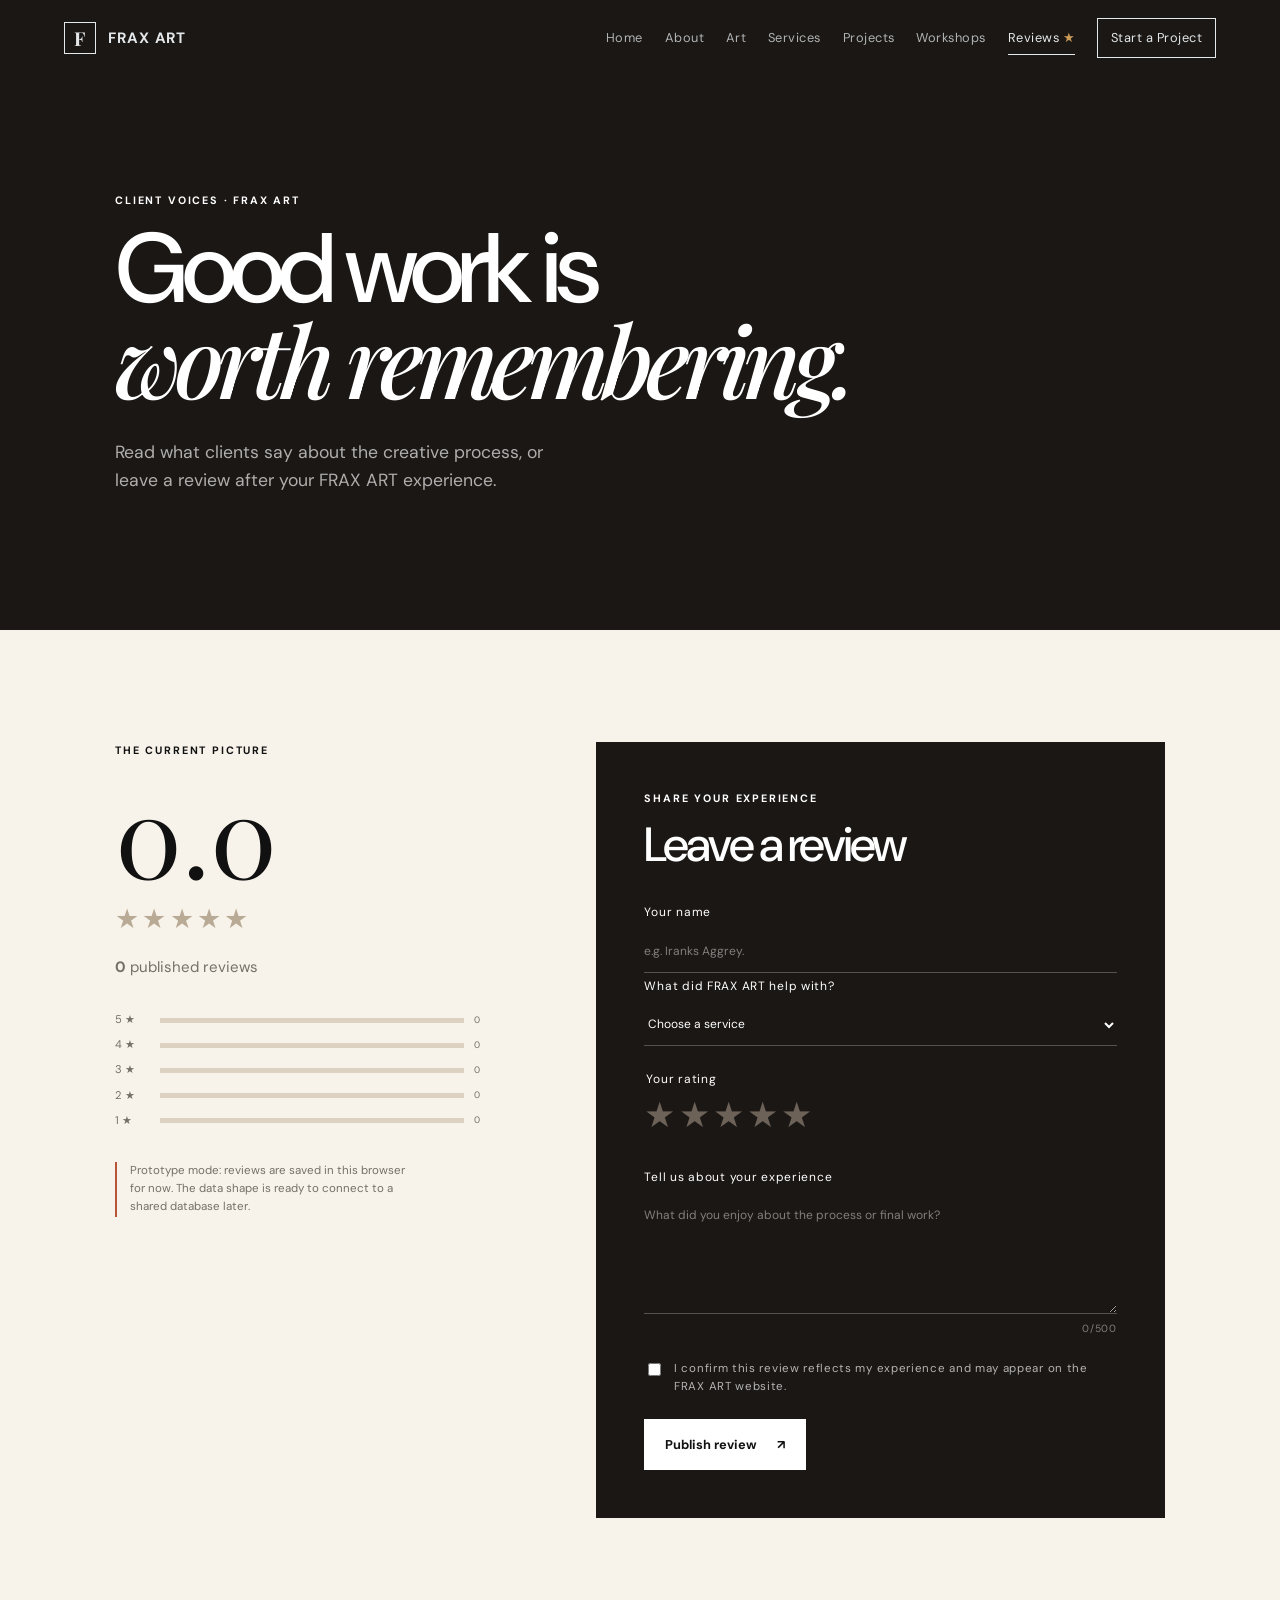
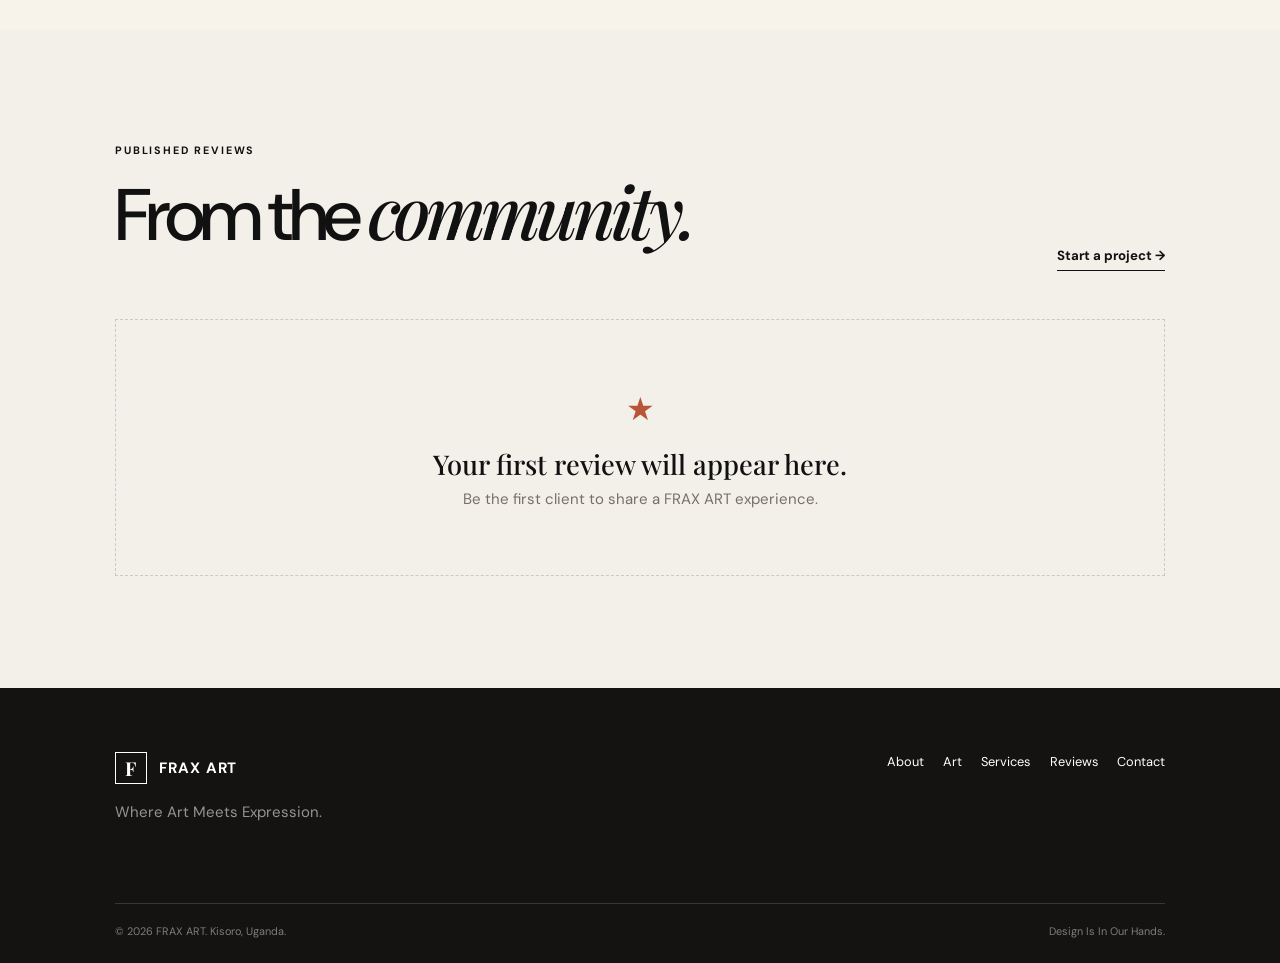
<file: reviews.html>
<!doctype html>
<html lang="en">
<head>
  <meta charset="UTF-8"><meta name="viewport" content="width=device-width, initial-scale=1.0"><meta name="description" content="Client reviews for FRAX ART, a creative art and design studio in Kisoro, Uganda."><title>Client Reviews | FRAX ART</title><link rel="stylesheet" href="styles.css">
</head>
<body class="reviews-page">
  <a class="skip-link" href="#main">Skip to content</a>
  <header class="site-header" id="siteHeader"><a class="brand" href="index.html#home" aria-label="FRAX ART home"><span class="brand-mark">F</span><span>FRAX ART</span></a><button class="menu-toggle" id="menuToggle" type="button" aria-label="Open navigation" aria-expanded="false"><span></span><span></span><span></span></button><nav class="main-nav" id="mainNav" aria-label="Primary navigation"><a href="index.html#home" class="nav-link">Home</a><a href="index.html#about" class="nav-link">About</a><a href="index.html#art" class="nav-link">Art</a><a href="index.html#services" class="nav-link">Services</a><a href="index.html#projects" class="nav-link">Projects</a><a href="index.html#workshops" class="nav-link">Workshops</a><a href="reviews.html" class="nav-link active nav-review">Reviews <span aria-hidden="true">★</span></a><a href="index.html#contact" class="nav-link nav-cta">Start a Project</a></nav></header>
  <main id="main">
    <section class="reviews-hero"><p class="eyebrow">CLIENT VOICES · FRAX ART</p><h1>Good work is<br><em>worth remembering.</em></h1><p>Read what clients say about the creative process, or leave a review after your FRAX ART experience.</p></section>
    <section class="reviews-layout section"><div class="reviews-summary"><p class="eyebrow">THE CURRENT PICTURE</p><div class="rating-number" id="averageRating">0.0</div><div class="stars large" id="averageStars" aria-label="No ratings yet">☆☆☆☆☆</div><p><strong id="reviewCount">0</strong> published reviews</p><div class="rating-bars" id="ratingBars"></div><p class="storage-note">Prototype mode: reviews are saved in this browser for now. The data shape is ready to connect to a shared database later.</p></div><div class="review-form-panel"><p class="eyebrow">SHARE YOUR EXPERIENCE</p><h2>Leave a review</h2><form id="reviewForm" novalidate><label>Your name<input name="name" id="reviewName" type="text" maxlength="60" required placeholder="e.g. Iranks Aggrey."></label><label>What did FRAX ART help with?<select name="service" id="reviewService"><option value="">Choose a service</option><option>Branding & Signage</option><option>Painting & Illustration</option><option>Engraving & Craft</option><option>Creative Spaces</option><option>Workshop</option><option>Other</option></select></label><fieldset><legend>Your rating</legend><div class="star-picker" id="starPicker" role="radiogroup" aria-label="Choose a rating from 1 to 5 stars"><button type="button" data-rating="1" role="radio" aria-label="1 star">★</button><button type="button" data-rating="2" role="radio" aria-label="2 stars">★</button><button type="button" data-rating="3" role="radio" aria-label="3 stars">★</button><button type="button" data-rating="4" role="radio" aria-label="4 stars">★</button><button type="button" data-rating="5" role="radio" aria-label="5 stars">★</button></div><input type="hidden" id="reviewRating" name="rating" value="0"><p class="field-error" id="ratingError"></p></fieldset><label>Tell us about your experience<textarea name="review" id="reviewText" rows="5" maxlength="500" required placeholder="What did you enjoy about the process or final work?"></textarea><span class="char-count"><span id="charCount">0</span>/500</span></label><label class="check-row"><input type="checkbox" id="reviewConsent" required><span>I confirm this review reflects my experience and may appear on the FRAX ART website.</span></label><button class="button button-light" type="submit">Publish review <span>↗</span></button><p class="form-status" id="reviewStatus" role="status" aria-live="polite"></p></form></div></section>
    <section class="published-reviews section"><div class="section-heading"><div><p class="eyebrow">PUBLISHED REVIEWS</p><h2>From the <em>community.</em></h2></div><a class="text-link" href="index.html#contact">Start a project →</a></div><div class="review-list" id="reviewList"></div></section>
  </main>
  <footer class="footer"><div><a class="brand footer-brand" href="index.html#home"><span class="brand-mark">F</span><span>FRAX ART</span></a><p>Where Art Meets Expression.</p></div><div class="footer-links"><a href="index.html#about">About</a><a href="index.html#art">Art</a><a href="index.html#services">Services</a><a href="reviews.html">Reviews</a><a href="index.html#contact">Contact</a></div><div class="footer-bottom"><span>© <span id="year"></span> FRAX ART. Kisoro, Uganda.</span><span>Design Is In Our Hands.</span></div></footer>
  <script src="reviews.js"></script>
</body>
</html>
</file>
<file: styles.css>
@import url('https://fonts.googleapis.com/css2?family=DM+Sans:wght@400;500;600;700&family=Playfair+Display:ital,wght@0,500;0,600;1,500;1,600&display=swap');:root{--ink:#111;--paper:#f3f0ea;--warm:#e5ded2;--muted:#766f67;--line:rgba(17,17,17,.17);--accent:#b85538;--cream:#f7f3eb;--display:'Playfair Display',Georgia,serif;--sans:'DM Sans',Arial,sans-serif}*{box-sizing:border-box}html{scroll-behavior:smooth}body{margin:0;background:var(--paper);color:var(--ink);font:15px/1.6 var(--sans)}body.no-scroll{overflow:hidden}a{color:inherit;text-decoration:none}button,input,select,textarea{font:inherit}button{cursor:pointer}.skip-link{position:absolute;left:1rem;top:-4rem;background:var(--ink);color:#fff;padding:.7rem 1rem;z-index:20}.skip-link:focus{top:1rem}.site-header{height:76px;position:fixed;top:0;left:0;right:0;z-index:10;display:flex;align-items:center;justify-content:space-between;padding:0 5vw;color:#fff;mix-blend-mode:difference}.brand{display:flex;align-items:center;gap:.75rem;font-weight:700;letter-spacing:.06em}.brand-mark{display:grid;place-items:center;width:32px;height:32px;border:1px solid currentColor;font-family:var(--display);font-size:1.2rem}.main-nav{display:flex;align-items:center;gap:1.35rem;font-size:.8rem;letter-spacing:.04em}.nav-link{opacity:.75;position:relative}.nav-link:hover,.nav-link:focus-visible,.nav-link.active{opacity:1}.nav-link.active:after{content:'';position:absolute;left:0;right:0;bottom:-7px;height:1px;background:currentColor}.nav-review span{color:#e7b36c}.nav-cta{border:1px solid currentColor;padding:.55rem .8rem;opacity:1}.menu-toggle{display:none;background:none;border:0;color:inherit;padding:.6rem}.menu-toggle span{display:block;width:23px;height:1px;background:currentColor;margin:5px 0}.section{padding:7rem 9vw}.hero{height:100vh;min-height:680px;position:relative;display:flex;align-items:flex-end;overflow:hidden;color:#fff;padding:0 9vw 9vh}.hero-media,.hero-overlay{position:absolute;inset:0}.hero-media img{width:100%;height:100%;object-fit:cover}.hero-overlay{background:linear-gradient(90deg,rgba(0,0,0,.78),rgba(0,0,0,.18) 70%),linear-gradient(0deg,rgba(0,0,0,.45),transparent 50%)}.hero-content{position:relative;z-index:1;max-width:730px}.eyebrow{margin:0 0 1rem;font-size:.67rem;letter-spacing:.17em;font-weight:700}.hero h1,.reviews-hero h1{font-size:clamp(3.6rem,7.7vw,8.2rem);line-height:.9;letter-spacing:-.06em;margin:0 0 1.7rem;font-weight:500}.hero h1 em,.reviews-hero h1 em,h2 em{font-family:var(--display);font-weight:500;letter-spacing:-.07em}.hero-copy{max-width:430px;font-size:1.1rem;color:rgba(255,255,255,.78)}.hero-actions{display:flex;gap:1.5rem;align-items:center;margin-top:2rem}.button{display:inline-flex;align-items:center;gap:1.3rem;padding:.9rem 1.2rem;border:1px solid var(--ink);font-weight:700;font-size:.8rem;transition:transform .2s,background .2s}.button:hover,.button:focus-visible{transform:translateY(-2px)}.button-light{background:#fff;color:#111;border-color:#fff}.button-dark{background:#111;color:#fff}.text-link{font-weight:700;font-size:.83rem;border-bottom:1px solid currentColor;padding-bottom:.25rem}.text-link.light{color:#fff}.scroll-cue{position:absolute;right:9vw;bottom:3rem;color:rgba(255,255,255,.7);font-size:.7rem;letter-spacing:.1em;text-transform:uppercase;writing-mode:vertical-rl}.scroll-cue span{font-size:1.4rem;margin-top:.5rem}.intro{background:var(--cream)}.section-number{font:4rem/1 var(--display);color:var(--accent);margin-bottom:2rem}.split-grid{display:grid;grid-template-columns:1fr 1fr;gap:10vw;align-items:start;max-width:1080px;margin:auto}.section h2{font-size:clamp(3rem,5.7vw,6rem);line-height:.92;letter-spacing:-.065em;font-weight:500;margin:0 0 1.4rem}.intro-copy{max-width:480px;padding-top:3.5rem}.intro-copy p{color:var(--muted);margin:0 0 1.3rem}.intro-copy .lead{font-size:1.35rem;color:var(--ink)}.art{background:var(--paper)}.section-heading{display:flex;justify-content:space-between;gap:3rem;align-items:end;margin-bottom:3rem}.section-heading>p{max-width:330px;color:var(--muted);margin:0}.filter-bar{display:flex;gap:.4rem;flex-wrap:wrap;border-bottom:1px solid var(--line);padding-bottom:1rem;margin-bottom:2rem}.filter{border:0;background:transparent;color:var(--muted);padding:.45rem .75rem;font-size:.75rem}.filter.active,.filter:hover,.filter:focus-visible{background:var(--ink);color:#fff}.masonry-grid{display:grid;grid-template-columns:1.1fr .9fr 1fr;grid-auto-rows:260px;gap:1rem;max-width:1200px;margin:auto}.gallery-card{border:0;padding:0;position:relative;overflow:hidden;background:#c8c0b6;text-align:left}.gallery-card img{width:100%;height:100%;object-fit:cover;display:block;transition:transform .5s}.gallery-card:hover img,.gallery-card:focus-visible img{transform:scale(1.05)}.gallery-1{grid-row:span 2}.gallery-2{grid-column:span 2}.gallery-overlay{position:absolute;inset:auto 0 0;padding:4rem 1.5rem 1.3rem;color:#fff;background:linear-gradient(transparent,rgba(0,0,0,.78));display:flex;flex-direction:column;align-items:flex-start}.gallery-overlay small{font-size:.65rem;text-transform:uppercase;letter-spacing:.13em}.gallery-overlay strong{font:1.45rem var(--display);font-weight:500}.gallery-overlay i{font-size:.72rem;margin-top:.3rem;opacity:.8}.services{background:var(--warm)}.service-grid{display:grid;grid-template-columns:repeat(4,1fr);border-top:1px solid var(--line);border-bottom:1px solid var(--line)}.service-card{padding:1.6rem 1.3rem 2rem;border-right:1px solid var(--line)}.service-card:last-child{border-right:0}.service-card span,.process-item span{color:var(--accent);font:1.7rem var(--display)}.service-card h3{font-size:1.1rem;margin:1.5rem 0 .6rem}.service-card p,.process-item p{color:var(--muted);margin:0}.feature{display:grid;grid-template-columns:1.1fr .9fr;gap:7vw;align-items:center;background:var(--cream)}.feature-image,.identity-image{height:500px;overflow:hidden}.feature-image img,.identity-image img{width:100%;height:100%;object-fit:cover}.feature-copy{max-width:430px}.feature-copy p{color:var(--muted);margin-bottom:2rem}.process{background:var(--paper)}.process-grid{display:grid;grid-template-columns:repeat(5,1fr);border-top:1px solid var(--line);border-bottom:1px solid var(--line)}.process-item{padding:1.6rem 1.1rem 1.8rem;border-right:1px solid var(--line)}.process-item:last-child{border-right:0}.process-item h3{margin:1.2rem 0 .4rem}.workshops{display:grid;grid-template-columns:1.1fr .9fr;padding:0;background:#1a1715;color:#fff}.workshop-panel{padding:7rem 9vw}.workshop-panel h2{font-size:clamp(3.5rem,6vw,6.5rem)}.workshop-panel p:not(.eyebrow){max-width:350px;color:rgba(255,255,255,.62);margin-bottom:2rem}.workshop-side{display:flex;flex-direction:column;background:#2a2521}.workshop-note{padding:3rem;border-bottom:1px solid rgba(255,255,255,.2);flex:1}.workshop-note span{display:block;color:#e7b36c;font-size:.65rem;letter-spacing:.16em}.workshop-note strong{display:block;font:2rem var(--display);font-weight:500;margin:2rem 0 .5rem}.workshop-note p{color:rgba(255,255,255,.55)}.identity{display:grid;grid-template-columns:1fr 1fr;gap:7vw;align-items:center;background:var(--cream)}.identity-copy{max-width:500px}.identity-copy p:last-child{color:var(--muted)}.review-cta{display:grid;grid-template-columns:1fr 280px;gap:5vw;align-items:center;background:#c7a47b;color:#17120e}.review-cta-copy{max-width:650px}.review-cta-copy p:not(.eyebrow){max-width:430px;margin-bottom:2rem}.review-cta-mark{border:1px solid rgba(17,17,17,.3);min-height:240px;display:flex;flex-direction:column;align-items:center;justify-content:center;text-align:center}.review-cta-mark span{font-size:2rem}.review-cta-mark strong{font:7rem/.8 var(--display);font-weight:500}.review-cta-mark small{max-width:150px;margin-top:1rem}.contact{display:grid;grid-template-columns:.8fr 1.2fr;gap:8vw;background:var(--paper)}.contact-intro p:last-child{color:var(--muted)}.contact-form{display:grid;grid-template-columns:1fr 1fr;gap:1.2rem}.contact-form label,.review-form-panel label{font-size:.75rem;letter-spacing:.06em}.contact-form input,.contact-form select,.contact-form textarea,.review-form-panel input,.review-form-panel select,.review-form-panel textarea{display:block;width:100%;margin-top:.45rem;background:transparent;border:0;border-bottom:1px solid var(--line);padding:.7rem 0;color:var(--ink);outline:0;resize:vertical}.contact-form input:focus,.contact-form select:focus,.contact-form textarea:focus,.review-form-panel input:focus,.review-form-panel select:focus,.review-form-panel textarea:focus{border-color:var(--accent)}.full{grid-column:1/-1}.form-status{grid-column:1/-1;margin:0;font-size:.8rem}.form-status.success{color:#287154}.form-status.error,.field-error{color:#a3372b}.location{display:grid;grid-template-columns:1fr 1fr;gap:8vw;align-items:center;background:var(--warm)}.location-copy p:last-child{color:var(--muted)}.map-placeholder{min-height:300px;background:linear-gradient(135deg,#a38f78,#3f4a45);display:flex;flex-direction:column;align-items:center;justify-content:center;color:#fff;gap:.7rem}.map-placeholder span{font:2rem var(--display)}.map-placeholder small{font-size:.65rem;letter-spacing:.2em}.footer{background:#151311;color:#fff;padding:4rem 9vw 1.4rem;display:grid;grid-template-columns:1fr auto;gap:2rem}.footer-brand{margin-bottom:1rem}.footer p{color:rgba(255,255,255,.55)}.footer-links{display:flex;gap:1.2rem;align-items:start;font-size:.8rem}.footer-links a:hover{color:#e7b36c}.footer-bottom{grid-column:1/-1;display:flex;justify-content:space-between;border-top:1px solid rgba(255,255,255,.15);padding-top:1.2rem;margin-top:2rem;color:rgba(255,255,255,.45);font-size:.68rem}.whatsapp{position:fixed;right:1.5rem;bottom:1.5rem;z-index:5;width:48px;height:48px;border-radius:50%;display:grid;place-items:center;background:#77b783;color:#fff;font-size:.65rem;font-weight:700;box-shadow:0 10px 25px rgba(0,0,0,.18)}.lightbox{display:none;position:fixed;inset:0;background:rgba(10,9,8,.95);z-index:30;color:#fff;padding:5vh 8vw;align-items:center;justify-content:center}.lightbox.open{display:flex}.lightbox-content{display:grid;grid-template-columns:minmax(0,1.4fr) minmax(240px,.6fr);gap:2rem;align-items:center;max-width:1100px;width:100%}.lightbox-content img{width:100%;max-height:78vh;object-fit:contain}.lightbox-content span{color:#e7b36c;font-size:.7rem;letter-spacing:.15em;text-transform:uppercase}.lightbox-content h3{font:3rem var(--display);font-weight:500;margin:.7rem 0}.lightbox-content p{color:rgba(255,255,255,.65)}.lightbox button{position:absolute;background:none;border:0;color:#fff;font-size:2rem}.lightbox-close{right:3vw;top:2vh}.lightbox-prev{left:3vw}.lightbox-next{right:3vw}.reveal{opacity:0;transform:translateY(20px);transition:opacity .7s,transform .7s}.reveal.visible,.loaded .reveal{opacity:1;transform:none}#preloader{position:fixed;inset:0;z-index:50;background:#111;color:#fff;display:grid;place-items:center;font:1.2rem var(--display);letter-spacing:.2em;transition:opacity .5s,visibility .5s}.loaded #preloader{opacity:0;visibility:hidden}.reviews-page{background:var(--paper)}.reviews-hero{background:#1a1715;color:#fff;min-height:70vh;padding:12rem 9vw 7rem}.reviews-hero h1{max-width:780px}.reviews-hero>p:last-child{max-width:450px;color:rgba(255,255,255,.65);font-size:1.1rem}.reviews-layout{display:grid;grid-template-columns:.8fr 1.2fr;gap:8vw;background:var(--cream)}.reviews-summary{align-self:start;position:sticky;top:7rem}.rating-number{font:7rem/.9 var(--display);margin-top:1.5rem}.stars{color:#b9aa96;letter-spacing:.12em}.stars.large{font-size:1.7rem;margin:.8rem 0}.stars span.filled{color:#b85538}.reviews-summary>p:not(.eyebrow):not(.storage-note){color:var(--muted)}.rating-bars{margin:2rem 0}.rating-bar{display:grid;grid-template-columns:35px 1fr 20px;gap:.6rem;align-items:center;font-size:.7rem;color:var(--muted);margin:.45rem 0}.rating-bar i{height:5px;background:#ddd1c1}.rating-bar b{display:block;height:100%;background:var(--accent)}.storage-note{font-size:.72rem;color:var(--muted);border-left:2px solid var(--accent);padding-left:.8rem;max-width:290px}.review-form-panel{background:#1a1715;color:#fff;padding:3rem}.review-form-panel input,.review-form-panel select,.review-form-panel textarea{color:#fff;border-color:rgba(255,255,255,.25)}.review-form-panel input::placeholder,.review-form-panel textarea::placeholder{color:rgba(255,255,255,.45)}.review-form-panel h2{font-size:3rem;font-weight:500;margin:.4rem 0 2rem}.review-form-panel fieldset{border:0;padding:0;margin:1.5rem 0}.review-form-panel legend{font-size:.75rem;letter-spacing:.06em}.star-picker{display:flex;gap:.2rem;margin-top:.6rem}.star-picker button{border:0;background:none;color:#6d6258;font-size:2.2rem;line-height:1;padding:0}.star-picker button.hovered,.star-picker button.selected{color:#e7b36c}.field-error{font-size:.73rem;margin:.4rem 0}.char-count{display:block;text-align:right;font-size:.65rem;color:rgba(255,255,255,.45);margin-top:.4rem}.check-row{display:flex;gap:.6rem;align-items:start;margin:1.4rem 0;font-size:.72rem!important;color:rgba(255,255,255,.68)}.check-row input{width:auto;margin-top:.2rem}.published-reviews{background:var(--paper)}.review-list{display:grid;grid-template-columns:repeat(2,1fr);gap:1rem}.review-card{background:var(--cream);padding:1.6rem;border-top:2px solid var(--accent)}.review-card-top{display:flex;justify-content:space-between;gap:1rem}.review-card-top strong,.review-card-top small{display:block}.review-card-top small{color:var(--muted);font-size:.72rem;margin-top:.2rem}.review-card>p{font:1.2rem/1.5 var(--display);margin:1.5rem 0}.review-card time{font-size:.7rem;color:var(--muted)}.empty-reviews{grid-column:1/-1;border:1px dashed var(--line);padding:4rem;text-align:center;color:var(--muted)}.empty-reviews span{font-size:2rem;color:var(--accent)}.empty-reviews h3{color:var(--ink);font:1.7rem var(--display);font-weight:500;margin:.7rem 0 .3rem}.empty-reviews p{margin:0}@media(max-width:900px){.main-nav{gap:.8rem}.service-grid{grid-template-columns:1fr 1fr}.process-grid{grid-template-columns:repeat(3,1fr)}.process-item:nth-child(3){border-right:0}.process-item:nth-child(n+4){border-top:1px solid var(--line)}.feature,.identity,.location,.contact,.reviews-layout{grid-template-columns:1fr;gap:3rem}.reviews-summary{position:static}.review-cta{grid-template-columns:1fr}.review-cta-mark{max-width:280px}.lightbox-content{grid-template-columns:1fr}.lightbox-content h3{font-size:2rem}.lightbox-content img{max-height:55vh}}@media(max-width:680px){.site-header{padding:0 6vw}.menu-toggle{display:block}.main-nav{display:none;position:absolute;top:76px;left:0;right:0;padding:1.5rem 6vw;background:#151311;flex-direction:column;align-items:flex-start;gap:1.1rem}.main-nav.open{display:flex}.nav-cta{margin-top:.4rem}.section{padding:5rem 7vw}.hero{min-height:720px;padding:0 7vw 6rem}.hero h1,.reviews-hero h1{font-size:4rem}.scroll-cue{right:7vw}.split-grid,.workshops{grid-template-columns:1fr}.intro-copy{padding-top:0}.masonry-grid{grid-template-columns:1fr 1fr;grid-auto-rows:210px}.gallery-1{grid-row:span 2}.gallery-2{grid-column:auto}.gallery-overlay{padding:3rem .9rem .8rem}.gallery-overlay strong{font-size:1rem}.service-grid,.process-grid,.review-list{grid-template-columns:1fr}.service-card,.process-item{border-right:0;border-bottom:1px solid var(--line)}.service-card:last-child,.process-item:last-child{border-bottom:0}.process-item:nth-child(n+4){border-top:0}.feature-image,.identity-image{height:330px}.workshop-panel{padding:5rem 7vw}.workshop-side{min-height:320px}.contact-form{grid-template-columns:1fr}.footer{grid-template-columns:1fr;padding:3rem 7vw 1.4rem}.footer-links{flex-wrap:wrap}.footer-bottom{flex-direction:column;gap:.4rem}.reviews-hero{min-height:620px;padding:10rem 7vw 5rem}.review-form-panel{padding:2rem 1.4rem}.rating-number{font-size:5rem}}
@media(prefers-reduced-motion:reduce){html{scroll-behavior:auto}*,*:before,*:after{transition:none!important;animation:none!important}}
</file>
